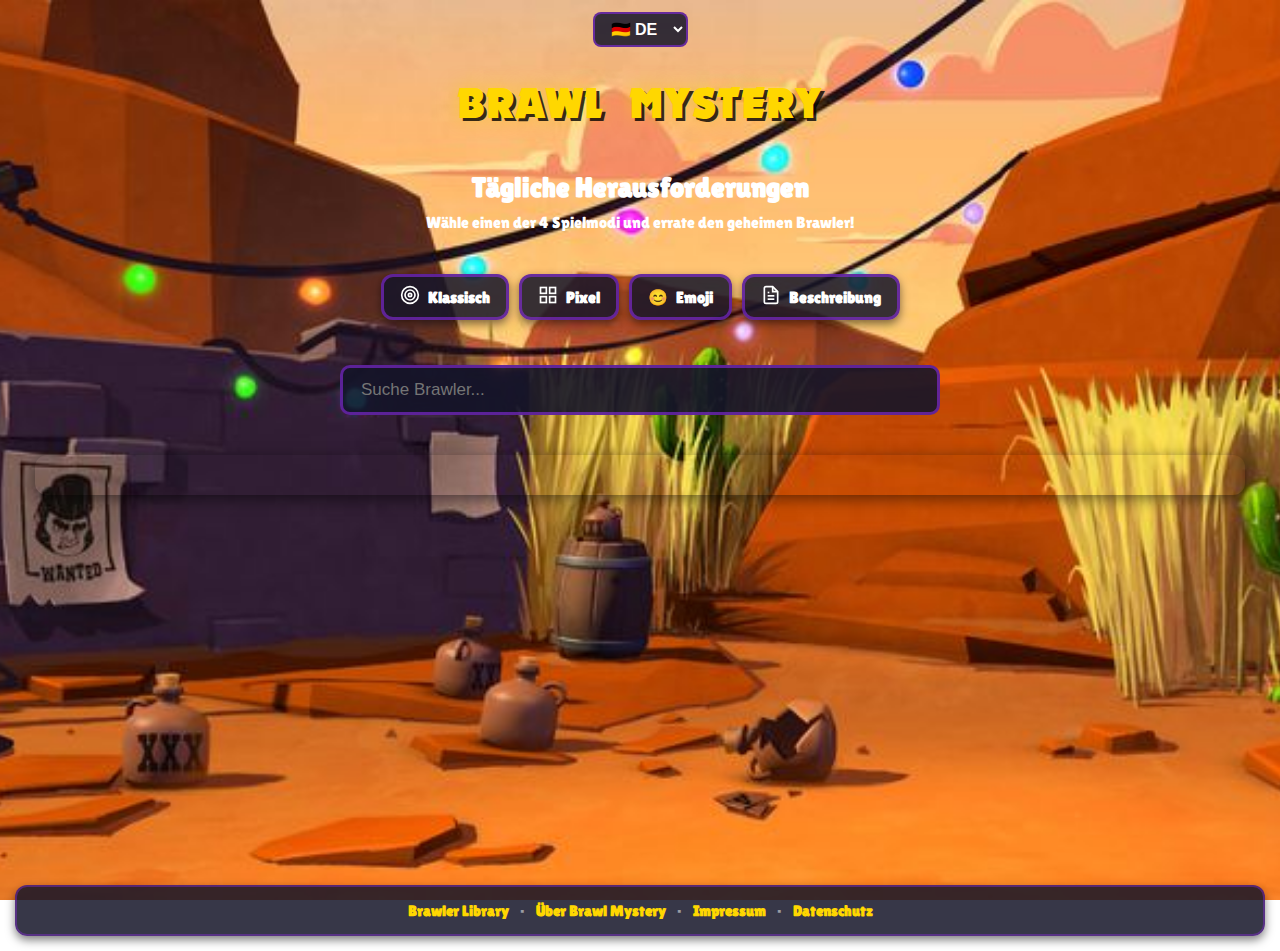
<file: index.html>
<!DOCTYPE html>
<html lang="de">
<head>
    <meta charset="UTF-8">
    <meta name="viewport" content="width=device-width, initial-scale=1.0, maximum-scale=1.0, user-scalable=no">
    <title>Brawl Mystery - Brawl Stars Quiz | 4 Modi | Täglich</title>
    <meta name="description" content="Errate täglich geheime Brawl Stars Brawler! 4 spannende Spielmodi: Klassisch, Pixel, Emoji & Beschreibung. Kostenloses Brawl Stars Quiz für echte Fans.">
    <meta name="keywords" content="Brawl Stars, Brawl Stars Quiz, Brawler erraten, Guess Game, Brawl Mystery, tägliche Herausforderung, Brawl Stars Spiel">
    
    <script async src="https://pagead2.googlesyndication.com/pagead/js/adsbygoogle.js?client=ca-pub-3654554314003005"
     crossorigin="anonymous"></script>

    <!-- Open Graph Meta Tags -->
    <meta property="og:title" content="Brawl Mystery - Tägliches Brawl Stars Guess Game">
    <meta property="og:description" content="Errate täglich geheime Brawler in 4 verschiedenen Modi. Kostenloses Quiz für Brawl Stars Fans!">
    <meta property="og:type" content="website">
    <meta property="og:url" content="https://brawlmystery.pages.dev/">
    <meta property="og:site_name" content="Brawl Mystery">
    <meta property="og:image" content="https://brawlmystery.pages.dev/assets/favicon.svg">
    <meta property="og:image:width" content="1200">
    <meta property="og:image:height" content="630">
    
    <!-- Twitter Card -->
    <meta name="twitter:card" content="summary_large_image">
    <meta name="twitter:title" content="Brawl Mystery - Brawl Stars Guess Game">
    <meta name="twitter:description" content="Errate täglich geheime Brawler in 4 verschiedenen Quiz-Modi!">
    <meta name="twitter:image" content="https://brawlmystery.pages.dev/assets/favicon.svg">
    
    <!-- Canonical URL -->
    <link rel="canonical" href="https://brawlmystery.pages.dev/">
    
    <!-- Favicon -->
    <link rel="icon" type="image/svg+xml" href="/assets/favicon.svg">
    <link rel="apple-touch-icon" href="/assets/favicon.svg">

    <!-- Preload critical CSS -->
    <link rel="preload" href="css/style.css" as="style">
    <link rel="stylesheet" href="css/style.css">
    
    <!-- Preconnect to improve performance -->
    <link rel="dns-prefetch" href="https://brawlmystery.pages.dev">
    
    <!-- Schema.org Structured Data -->
    <script type="application/ld+json">
    {
      "@context": "https://schema.org",
      "@type": "WebApplication",
      "name": "Brawl Mystery",
      "alternateName": "Brawl Stars Guess Game",
      "url": "https://brawlmystery.pages.dev/",
      "description": "Errate täglich geheime Brawl Stars Brawler in 4 verschiedenen Spielmodi.",
      "applicationCategory": "Game",
      "operatingSystem": "Web Browser",
      "offers": {
        "@type": "Offer",
        "price": "0",
        "priceCurrency": "EUR"
      },
      "image": "https://brawlmystery.pages.dev/assets/favicon.svg"
    }
    </script>

</head>
<body>
    <!-- Language Selector -->
    <div class="language-selector">
        <select id="languageSelect">
            <option value="de">🇩🇪 DE</option>
            <option value="en">🇬🇧 EN</option>
            <option value="es">🇪🇸 ES</option>
            <option value="fr">🇫🇷 FR</option>
            <option value="it">🇮🇹 IT</option>
        </select>
    </div>

    <div class="container">
        <!-- Header -->
        <header class="header">
            <h1 class="title">Brawl Mystery</h1>
        </header>

        <!-- Cooldown Modal -->
        <div id="cooldown-modal" class="modal">
            <div class="modal-content">
                <div class="modal-header">
                    <span class="modal-close">&times;</span>
                </div>
                <div class="modal-body">
                    <div class="modal-icon">
                        <svg width="64" height="64" viewBox="0 0 24 24" fill="none" stroke="currentColor" stroke-width="2" stroke-linecap="round" stroke-linejoin="round">
                            <rect x="3" y="11" width="18" height="11" rx="2" ry="2"></rect>
                            <path d="M7 11V7a5 5 0 0 1 10 0v4"></path>
                        </svg>
                    </div>
                    <h2 class="modal-title" id="modal-title">Modus gesperrt</h2>
                    <p class="modal-text" id="modal-text"></p>
                    <div class="modal-actions">
                        <button class="modal-btn watch-ad-btn" id="watch-ad-btn">
                            <svg width="20" height="20" viewBox="0 0 24 24" fill="none" stroke="currentColor" stroke-width="2">
                                <polygon points="5 3 19 12 5 21 5 3"></polygon>
                            </svg>
                            <span data-i18n="modal.watchAd">Werbung anschauen</span>
                        </button>
                        <button class="modal-btn unlock-all-btn" id="unlock-all-btn">
                            <svg width="20" height="20" viewBox="0 0 24 24" fill="none" stroke="currentColor" stroke-width="2">
                                <rect x="3" y="11" width="18" height="11" rx="2" ry="2"></rect>
                                <path d="M7 11V7a5 5 0 0 1 9.9-1"></path>
                            </svg>
                            <span data-i18n="modal.unlockAll">Alles freischalten</span>
                        </button>
                    </div>
                </div>
            </div>
        </div>

        <!-- About Modal -->
        <div id="about-modal" class="modal">
            <div class="modal-content">
                <div class="modal-header">
                    <span class="modal-close" onclick="closeAboutModal()">&times;</span>
                </div>
                <div class="modal-body">
                    <div class="modal-icon">
                        <svg width="64" height="64" viewBox="0 0 24 24" fill="none" stroke="currentColor" stroke-width="2" stroke-linecap="round" stroke-linejoin="round">
                            <circle cx="12" cy="12" r="10"></circle>
                            <line x1="12" y1="16" x2="12" y2="12"></line>
                            <line x1="12" y1="8" x2="12.01" y2="8"></line>
                        </svg>
                    </div>
                    <h2 class="modal-title" data-i18n="about.title">Über Brawl Mystery</h2>
                    <div class="modal-text about-content">
                        <p data-i18n="about.description">
                            Brawl Mystery ist ein tägliches <strong>Brawl Stars Guess Game</strong>, bei dem Spieler geheime <strong>Brawler erraten</strong> müssen. Das <strong>Quiz</strong> bietet mehrere Spielmodi, tägliche Herausforderungen und richtet sich an echte <strong>Brawl Stars Fans</strong>.
                        </p>
                        <h3 data-i18n="about.modesTitle">Unsere Spielmodi:</h3>
                        <ul class="about-list">
                            <!-- Content will be dynamically inserted by JavaScript -->
                        </ul>
                        <p data-i18n="about.daily">
                            Jeden Tag wartet eine neue <strong>Brawl Stars Herausforderung</strong> auf dich. Teste dein Wissen und werde zum ultimativen Brawl Stars Experten!
                        </p>
                    </div>
                </div>
            </div>
        </div>

        <!-- Daily Progress -->
        <section class="game-modes-section">
            <h2 class="section-title" data-i18n="modes.title">Tägliche Herausforderungen</h2>
            <p class="section-description" data-i18n="modes.description">Wähle einen der 4 Spielmodi und errate den geheimen Brawler!</p>
        </section>
        
        <div class="daily-progress">
            <div class="progress-item" data-mode="classic">
                <div class="progress-icon">
                    <svg width="20" height="20" viewBox="0 0 24 24" fill="none" stroke="currentColor" stroke-width="2">
                        <circle cx="12" cy="12" r="10"/>
                        <circle cx="12" cy="12" r="6"/>
                        <circle cx="12" cy="12" r="2"/>
                    </svg>
                </div>
                <span data-i18n="mode.classic">Klassisch</span>
            </div>
            <div class="progress-item" data-mode="pixel">
                <div class="progress-icon">
                    <svg width="20" height="20" viewBox="0 0 24 24" fill="none" stroke="currentColor" stroke-width="2">
                        <rect x="3" y="3" width="7" height="7"/>
                        <rect x="14" y="3" width="7" height="7"/>
                        <rect x="3" y="14" width="7" height="7"/>
                        <rect x="14" y="14" width="7" height="7"/>
                    </svg>
                </div>
                <span data-i18n="mode.pixel">Pixel</span>
            </div>
            <div class="progress-item" data-mode="emoji">
                <div class="progress-icon">😊</div>
                <span data-i18n="mode.emoji">Emoji</span>
            </div>
            <div class="progress-item" data-mode="description">
                <div class="progress-icon">
                    <svg width="20" height="20" viewBox="0 0 24 24" fill="none" stroke="currentColor" stroke-width="2">
                        <path d="M14 2H6a2 2 0 0 0-2 2v16a2 2 0 0 0 2 2h12a2 2 0 0 0 2-2V8z"/>
                        <polyline points="14 2 14 8 20 8"/>
                        <line x1="16" y1="13" x2="8" y2="13"/>
                        <line x1="16" y1="17" x2="8" y2="17"/>
                        <polyline points="10 9 9 9 8 9"/>
                    </svg>
                </div>
                <span data-i18n="mode.description">Beschreibung</span>
            </div>
        </div>

        <!-- Game Content -->
        <div class="game-content">
            <!-- Classic Mode -->
            <div class="game-mode active" id="classic-mode">
                <div class="search-container">
                    <input type="text" id="search" data-i18n-placeholder="searchPlaceholder" placeholder="Suche Brawler...">
                    <div id="results" class="search-results"></div>
                </div>
                <div id="guesses" class="guesses-grid"></div>
                <div id="result" class="result-message"></div>
            </div>

            <!-- Pixel Mode -->
            <div class="game-mode" id="pixel-mode">
                <div class="pixel-container">
                    <canvas id="pixel-canvas" class="pixel-canvas"></canvas>
                </div>
                <div class="search-container">
                    <input type="text" id="pixel-search" data-i18n-placeholder="searchPlaceholder" placeholder="Suche Brawler...">
                    <div id="pixel-results" class="search-results"></div>
                </div>
                <div id="pixel-guesses" class="guesses-list"></div>
                <div id="pixel-result" class="result-message"></div>
            </div>

            <!-- Emoji Mode -->
            <div class="game-mode" id="emoji-mode">
                <div class="emoji-container">
                    <div id="emoji-display" class="emoji-display"></div>
                </div>
                <div class="search-container">
                    <input type="text" id="emoji-search" data-i18n-placeholder="searchPlaceholder" placeholder="Suche Brawler...">
                    <div id="emoji-results" class="search-results"></div>
                </div>
                <div id="emoji-guesses" class="guesses-list"></div>
                <div id="emoji-result" class="result-message"></div>
            </div>

            <!-- Description Mode -->
            <div class="game-mode" id="description-mode">
                <div class="description-container">
                    <div id="description-text" class="description-text"></div>
                </div>
                <div class="search-container">
                    <input type="text" id="description-search" data-i18n-placeholder="searchPlaceholder" placeholder="Suche Brawler...">
                    <div id="description-results" class="search-results"></div>
                </div>
                <div id="description-guesses" class="guesses-list"></div>
                <div id="description-result" class="result-message"></div>
            </div>
        </div>

        <!-- Footer -->
        <footer class="footer">
            <a href="library.html" class="footer-link" data-i18n="library.link">Brawler Library</a>
            <span class="footer-separator">·</span>
            <a href="#" class="footer-link" data-i18n="about.link" onclick="openAboutModal(); return false;">Über Brawl Mystery</a>
            <span class="footer-separator">·</span>
            <a href="impressum.html" class="footer-link" data-i18n="imprint">Impressum</a>
            <span class="footer-separator">·</span>
            <a href="datenschutz.html" class="footer-link" data-i18n="privacy">Datenschutz</a>
        </footer>
    </div>

    <script src="js/translations.js" defer></script>
    <script src="js/brawler-names.js" defer></script>
    <script src="js/brawlers.js" defer></script>
    <script src="js/play-limit.js" defer></script>
    <script src="js/game.js" defer></script>
    <script src="js/main.js" defer></script>
    
    <!-- About Modal Script -->
    <script>
        function openAboutModal() {
            document.getElementById('about-modal').style.display = 'flex';
        }
        
        function closeAboutModal() {
            document.getElementById('about-modal').style.display = 'none';
        }
        
        // Close modal when clicking outside
        window.addEventListener('click', function(event) {
            const modal = document.getElementById('about-modal');
            if (event.target === modal) {
                closeAboutModal();
            }
        });
    </script>
</body>
</html>
</file>
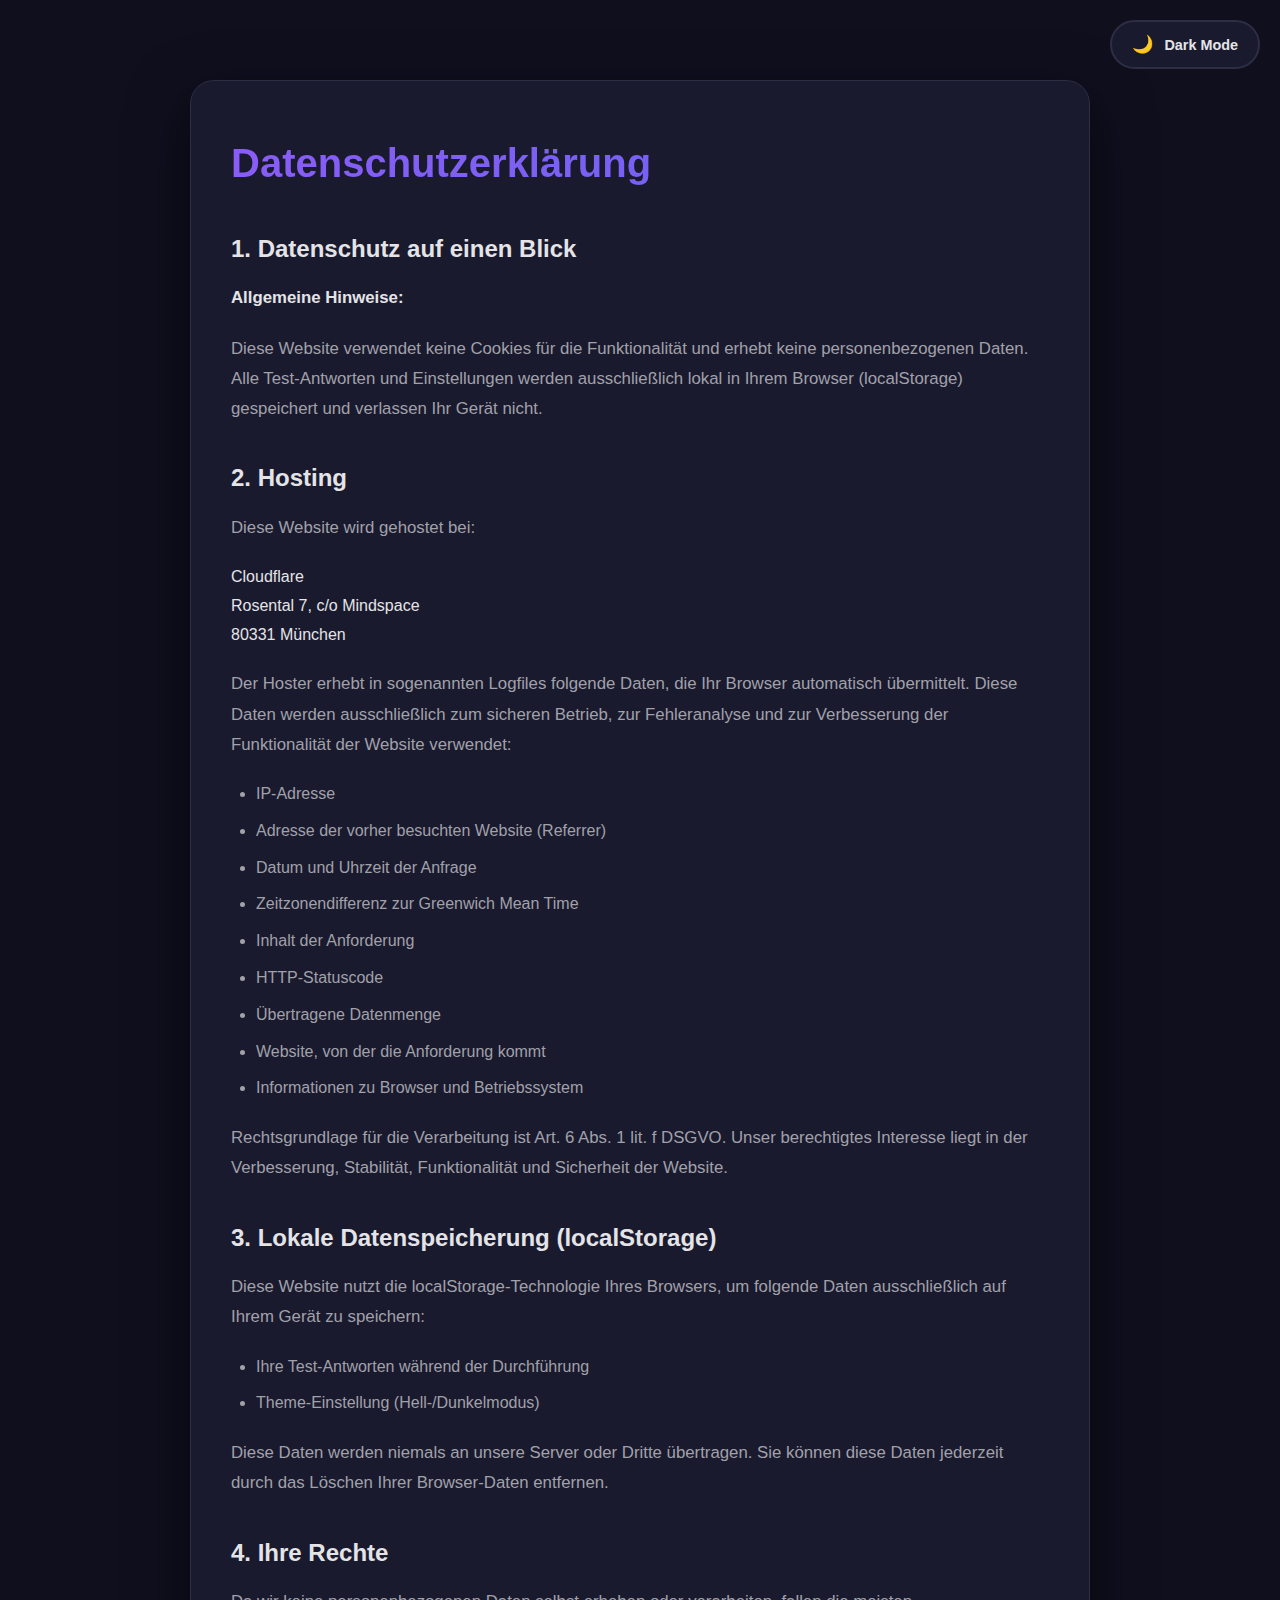
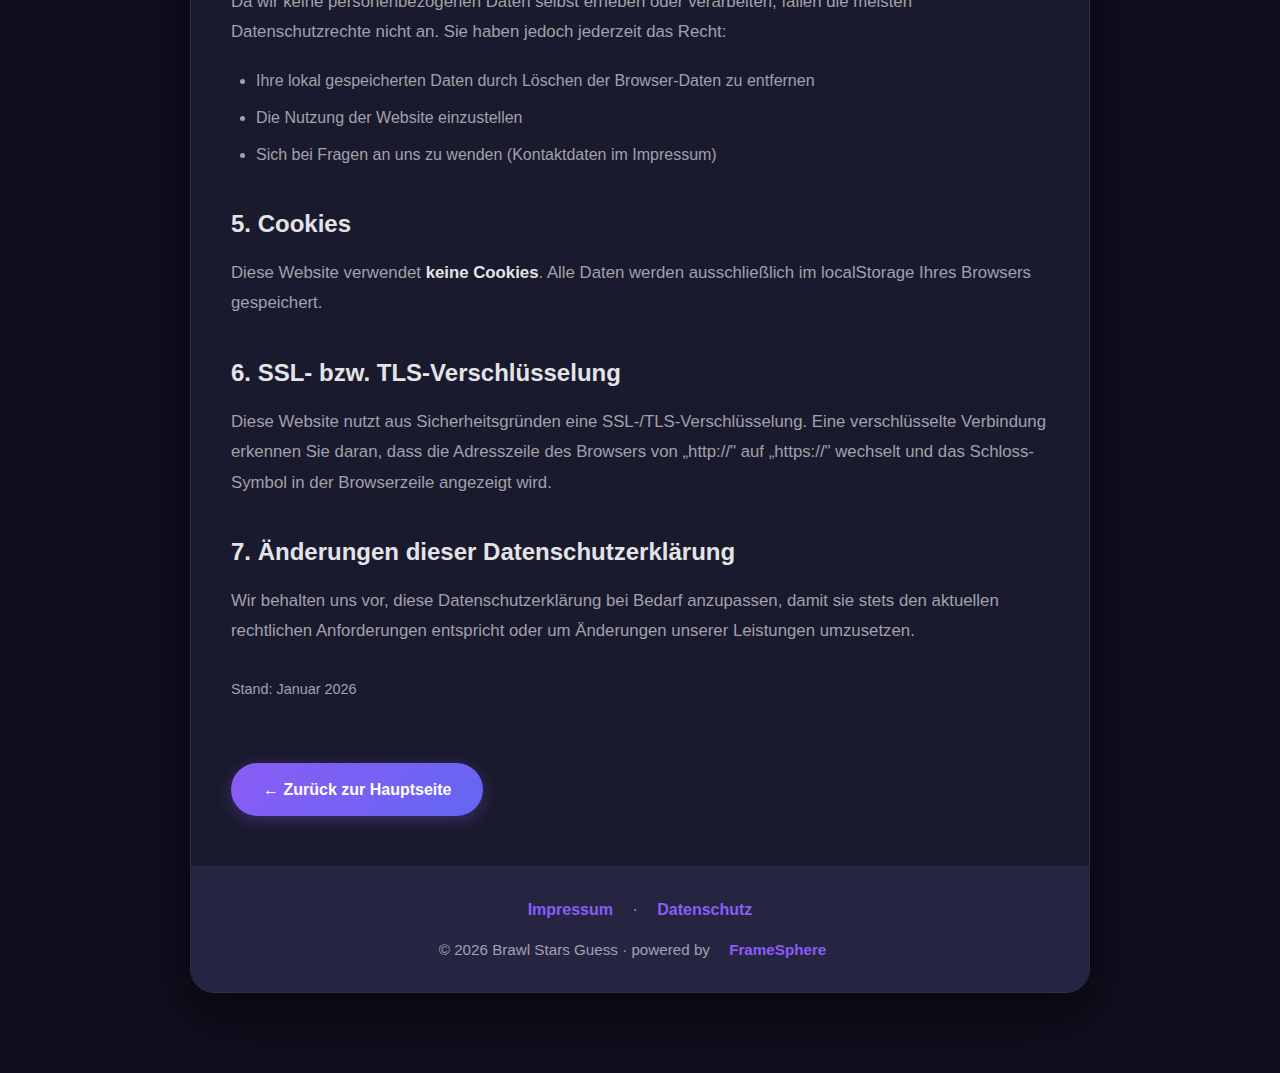
<file: datenschutz.html>
<!DOCTYPE html>
<html lang="de">
<head>
    <meta charset="UTF-8">
    <meta name="viewport" content="width=device-width, initial-scale=1.0">
    <title>Datenschutzerklärung - Brawl Stars Guess</title>
    <meta name="description" content="Datenschutzerklärung und Informationen zur Datenverarbeitung">
    <style>
        :root {
            --bg-primary: #0f0f1e;
            --bg-secondary: #1a1a2e;
            --bg-tertiary: #252542;
            --text-primary: #e4e4e7;
            --text-secondary: #a1a1aa;
            --accent-primary: #8b5cf6;
            --accent-secondary: #6366f1;
            --accent-gradient: linear-gradient(135deg, #8b5cf6 0%, #6366f1 100%);
            --border-color: #2d2d44;
            --shadow: 0 20px 60px rgba(0,0,0,0.5);
        }

        [data-theme="light"] {
            --bg-primary: #ffffff;
            --bg-secondary: #f8fafc;
            --bg-tertiary: #f1f5f9;
            --text-primary: #0f172a;
            --text-secondary: #64748b;
            --border-color: #e2e8f0;
            --shadow: 0 20px 60px rgba(0,0,0,0.1);
        }

        * {
            margin: 0;
            padding: 0;
            box-sizing: border-box;
        }

        body {
            font-family: 'Inter', -apple-system, BlinkMacSystemFont, 'Segoe UI', sans-serif;
            background: var(--bg-primary);
            color: var(--text-primary);
            min-height: 100vh;
            padding: 20px;
            line-height: 1.6;
            transition: background-color 0.3s ease, color 0.3s ease;
        }

        .theme-toggle {
            position: fixed;
            top: 20px;
            right: 20px;
            z-index: 1000;
            background: var(--bg-secondary);
            border: 2px solid var(--border-color);
            border-radius: 50px;
            padding: 12px 20px;
            cursor: pointer;
            display: flex;
            align-items: center;
            gap: 10px;
            transition: all 0.3s ease;
            font-size: 0.9em;
            color: var(--text-primary);
            font-weight: 600;
        }

        .theme-toggle:hover {
            transform: translateY(-2px);
            box-shadow: 0 5px 15px rgba(139, 92, 246, 0.3);
        }

        .theme-icon {
            font-size: 1.2em;
        }

        .container {
            max-width: 900px;
            margin: 60px auto;
            background: var(--bg-secondary);
            border-radius: 24px;
            box-shadow: var(--shadow);
            overflow: hidden;
            border: 1px solid var(--border-color);
        }

        .legal-content {
            padding: 50px 40px;
        }

        h1 {
            color: var(--text-primary);
            font-size: 2.5em;
            margin-bottom: 30px;
            font-weight: 800;
            background: var(--accent-gradient);
            -webkit-background-clip: text;
            -webkit-text-fill-color: transparent;
            background-clip: text;
        }

        h2 {
            color: var(--text-primary);
            font-size: 1.5em;
            margin-top: 35px;
            margin-bottom: 15px;
            font-weight: 700;
        }

        p {
            color: var(--text-secondary);
            margin-bottom: 20px;
            line-height: 1.8;
            font-size: 1.05em;
        }

        strong {
            color: var(--text-primary);
        }

        ul {
            color: var(--text-secondary);
            margin-left: 25px;
            margin-bottom: 20px;
        }

        li {
            margin-bottom: 8px;
            line-height: 1.8;
        }

        address {
            font-style: normal;
            line-height: 1.8;
        }

        a {
            color: var(--accent-primary);
            text-decoration: none;
            transition: all 0.3s ease;
        }

        a:hover {
            color: var(--accent-secondary);
            text-decoration: underline;
        }

        .back-link {
            display: inline-block;
            margin-top: 40px;
            padding: 14px 32px;
            background: var(--accent-gradient);
            color: white;
            border-radius: 50px;
            font-weight: 700;
            text-decoration: none;
            transition: all 0.3s ease;
            box-shadow: 0 4px 15px rgba(139, 92, 246, 0.3);
        }

        .back-link:hover {
            transform: translateY(-3px);
            box-shadow: 0 8px 25px rgba(139, 92, 246, 0.5);
            text-decoration: none;
        }

        footer {
            background: var(--bg-tertiary);
            padding: 30px 40px;
            text-align: center;
            border-top: 1px solid var(--border-color);
            margin-top: 0;
        }

        .footer-links {
            margin-bottom: 15px;
        }

        .footer-link {
            color: var(--accent-primary);
            text-decoration: none;
            margin: 0 15px;
            font-weight: 600;
            transition: all 0.3s ease;
        }

        .footer-link:hover {
            color: var(--accent-secondary);
            text-decoration: underline;
        }

        .footer-separator {
            color: var(--text-secondary);
        }

        .footer-copyright {
            color: var(--text-secondary);
            font-size: 0.95em;
            margin-top: 15px;
        }

        @media (max-width: 768px) {
            .theme-toggle {
                top: 10px;
                right: 10px;
                padding: 10px 16px;
                font-size: 0.85em;
            }

            .container {
                margin-top: 50px;
            }

            .legal-content {
                padding: 35px 25px;
            }

            h1 {
                font-size: 2em;
            }

            h2 {
                font-size: 1.3em;
            }

            footer {
                padding: 25px 20px;
            }
        }
    </style>
</head>
<body>
    <button class="theme-toggle" onclick="toggleTheme()">
        <span class="theme-icon">🌙</span>
        <span class="theme-text">Dark Mode</span>
    </button>

    <div class="container">
        <div class="legal-content">
            <h1>Datenschutzerklärung</h1>
            
            <h2>1. Datenschutz auf einen Blick</h2>
            <p><strong>Allgemeine Hinweise:</strong></p>
            <p>
                Diese Website verwendet keine Cookies für die Funktionalität und erhebt keine personenbezogenen Daten. 
                Alle Test-Antworten und Einstellungen werden ausschließlich lokal in Ihrem Browser (localStorage) gespeichert 
                und verlassen Ihr Gerät nicht.
            </p>

            <h2>2. Hosting</h2>
            <p>
                Diese Website wird gehostet bei:<br>
                <address>
                    Cloudflare<br>
                    Rosental 7, c/o Mindspace<br>
                    80331 München
                </address>
            </p>
            <p>
                Der Hoster erhebt in sogenannten Logfiles folgende Daten, die Ihr Browser automatisch übermittelt. 
                Diese Daten werden ausschließlich zum sicheren Betrieb, zur Fehleranalyse und zur Verbesserung der 
                Funktionalität der Website verwendet:
            </p>
            <ul>
                <li>IP-Adresse</li>
                <li>Adresse der vorher besuchten Website (Referrer)</li>
                <li>Datum und Uhrzeit der Anfrage</li>
                <li>Zeitzonendifferenz zur Greenwich Mean Time</li>
                <li>Inhalt der Anforderung</li>
                <li>HTTP-Statuscode</li>
                <li>Übertragene Datenmenge</li>
                <li>Website, von der die Anforderung kommt</li>
                <li>Informationen zu Browser und Betriebssystem</li>
            </ul>
            <p>
                Rechtsgrundlage für die Verarbeitung ist Art. 6 Abs. 1 lit. f DSGVO. Unser berechtigtes Interesse liegt 
                in der Verbesserung, Stabilität, Funktionalität und Sicherheit der Website.
            </p>

            <h2>3. Lokale Datenspeicherung (localStorage)</h2>
            <p>
                Diese Website nutzt die localStorage-Technologie Ihres Browsers, um folgende Daten ausschließlich 
                auf Ihrem Gerät zu speichern:
            </p>
            <ul>
                <li>Ihre Test-Antworten während der Durchführung</li>
                <li>Theme-Einstellung (Hell-/Dunkelmodus)</li>
            </ul>
            <p>
                Diese Daten werden niemals an unsere Server oder Dritte übertragen. Sie können diese Daten jederzeit 
                durch das Löschen Ihrer Browser-Daten entfernen.
            </p>

            <h2>4. Ihre Rechte</h2>
            <p>
                Da wir keine personenbezogenen Daten selbst erheben oder verarbeiten, fallen die meisten Datenschutzrechte 
                nicht an. Sie haben jedoch jederzeit das Recht:
            </p>
            <ul>
                <li>Ihre lokal gespeicherten Daten durch Löschen der Browser-Daten zu entfernen</li>
                <li>Die Nutzung der Website einzustellen</li>
                <li>Sich bei Fragen an uns zu wenden (Kontaktdaten im Impressum)</li>
            </ul>

            <h2>5. Cookies</h2>
            <p>
                Diese Website verwendet <strong>keine Cookies</strong>. Alle Daten werden ausschließlich im localStorage 
                Ihres Browsers gespeichert.
            </p>

            <h2>6. SSL- bzw. TLS-Verschlüsselung</h2>
            <p>
                Diese Website nutzt aus Sicherheitsgründen eine SSL-/TLS-Verschlüsselung. Eine verschlüsselte Verbindung 
                erkennen Sie daran, dass die Adresszeile des Browsers von „http://" auf „https://" wechselt und das 
                Schloss-Symbol in der Browserzeile angezeigt wird.
            </p>

            <h2>7. Änderungen dieser Datenschutzerklärung</h2>
            <p>
                Wir behalten uns vor, diese Datenschutzerklärung bei Bedarf anzupassen, damit sie stets den aktuellen 
                rechtlichen Anforderungen entspricht oder um Änderungen unserer Leistungen umzusetzen.
            </p>

            <p style="margin-top: 30px; font-size: 0.9rem; color: var(--text-secondary);">
                Stand: Januar 2026
            </p>

            <a href="index.html" class="back-link">← Zurück zur Hauptseite</a>
        </div>

        <footer>
            <div class="footer-links">
                <a href="impressum.html" class="footer-link">Impressum</a>
                <span class="footer-separator">·</span>
                <a href="datenschutz.html" class="footer-link">Datenschutz</a>
            </div>
            <div class="footer-copyright">
                © 2026 Brawl Stars Guess · powered by <a href="https://frame-sphere.vercel.app" class="footer-link">FrameSphere</a>
            </div>
        </footer>
    </div>

    <script>
        // Theme toggle
        function toggleTheme() {
            const html = document.documentElement;
            const currentTheme = html.getAttribute('data-theme');
            const newTheme = currentTheme === 'light' ? 'dark' : 'light';
            const icon = document.querySelector('.theme-icon');
            const text = document.querySelector('.theme-text');
            
            html.setAttribute('data-theme', newTheme);
            localStorage.setItem('theme', newTheme);
            
            if (newTheme === 'light') {
                icon.textContent = '☀️';
                text.textContent = 'Light Mode';
            } else {
                icon.textContent = '🌙';
                text.textContent = 'Dark Mode';
            }
        }

        // Load saved theme
        window.addEventListener('DOMContentLoaded', () => {
            const savedTheme = localStorage.getItem('theme') || 'dark';
            const html = document.documentElement;
            const icon = document.querySelector('.theme-icon');
            const text = document.querySelector('.theme-text');
            
            html.setAttribute('data-theme', savedTheme);
            
            if (savedTheme === 'light') {
                icon.textContent = '☀️';
                text.textContent = 'Light Mode';
            }
        });
    </script>
</body>
</html>
</file>
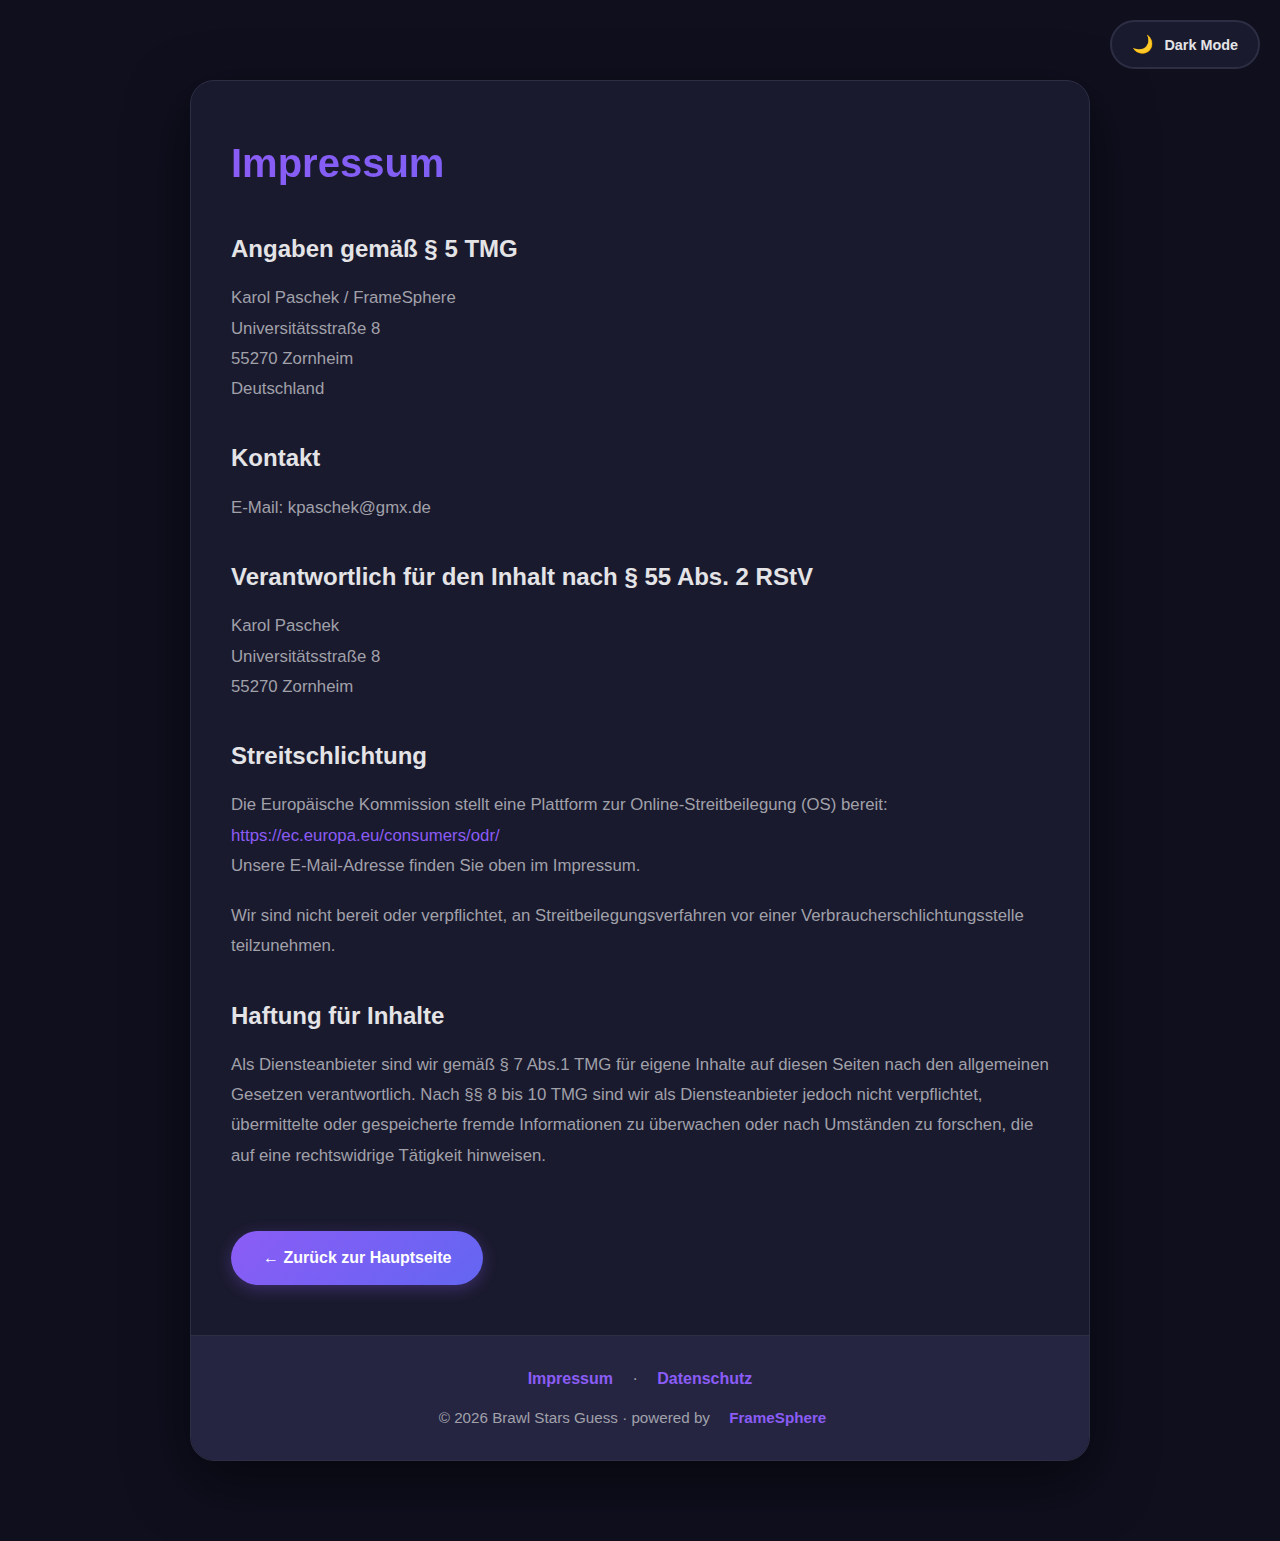
<file: impressum.html>
<!DOCTYPE html>
<html lang="de">
<head>
    <meta charset="UTF-8">
    <meta name="viewport" content="width=device-width, initial-scale=1.0">
    <title>Impressum - Brawl Stars Guess</title>
    <meta name="description" content="Impressum und Kontaktinformationen">

    <!--Google adSense-->
    <script async src="https://pagead2.googlesyndication.com/pagead/js/adsbygoogle.js?client=ca-pub-3654554314003005"
    crossorigin="anonymous"></script>

    <style>
        :root {
            --bg-primary: #0f0f1e;
            --bg-secondary: #1a1a2e;
            --bg-tertiary: #252542;
            --text-primary: #e4e4e7;
            --text-secondary: #a1a1aa;
            --accent-primary: #8b5cf6;
            --accent-secondary: #6366f1;
            --accent-gradient: linear-gradient(135deg, #8b5cf6 0%, #6366f1 100%);
            --border-color: #2d2d44;
            --shadow: 0 20px 60px rgba(0,0,0,0.5);
        }

        [data-theme="light"] {
            --bg-primary: #ffffff;
            --bg-secondary: #f8fafc;
            --bg-tertiary: #f1f5f9;
            --text-primary: #0f172a;
            --text-secondary: #64748b;
            --border-color: #e2e8f0;
            --shadow: 0 20px 60px rgba(0,0,0,0.1);
        }

        * {
            margin: 0;
            padding: 0;
            box-sizing: border-box;
        }

        body {
            font-family: 'Inter', -apple-system, BlinkMacSystemFont, 'Segoe UI', sans-serif;
            background: var(--bg-primary);
            color: var(--text-primary);
            min-height: 100vh;
            padding: 20px;
            line-height: 1.6;
            transition: background-color 0.3s ease, color 0.3s ease;
        }

        .theme-toggle {
            position: fixed;
            top: 20px;
            right: 20px;
            z-index: 1000;
            background: var(--bg-secondary);
            border: 2px solid var(--border-color);
            border-radius: 50px;
            padding: 12px 20px;
            cursor: pointer;
            display: flex;
            align-items: center;
            gap: 10px;
            transition: all 0.3s ease;
            font-size: 0.9em;
            color: var(--text-primary);
            font-weight: 600;
        }

        .theme-toggle:hover {
            transform: translateY(-2px);
            box-shadow: 0 5px 15px rgba(139, 92, 246, 0.3);
        }

        .theme-icon {
            font-size: 1.2em;
        }

        .container {
            max-width: 900px;
            margin: 60px auto;
            background: var(--bg-secondary);
            border-radius: 24px;
            box-shadow: var(--shadow);
            overflow: hidden;
            border: 1px solid var(--border-color);
        }

        .legal-content {
            padding: 50px 40px;
        }

        h1 {
            color: var(--text-primary);
            font-size: 2.5em;
            margin-bottom: 30px;
            font-weight: 800;
            background: var(--accent-gradient);
            -webkit-background-clip: text;
            -webkit-text-fill-color: transparent;
            background-clip: text;
        }

        h2 {
            color: var(--text-primary);
            font-size: 1.5em;
            margin-top: 35px;
            margin-bottom: 15px;
            font-weight: 700;
        }

        p {
            color: var(--text-secondary);
            margin-bottom: 20px;
            line-height: 1.8;
            font-size: 1.05em;
        }

        a {
            color: var(--accent-primary);
            text-decoration: none;
            transition: all 0.3s ease;
        }

        a:hover {
            color: var(--accent-secondary);
            text-decoration: underline;
        }

        .back-link {
            display: inline-block;
            margin-top: 40px;
            padding: 14px 32px;
            background: var(--accent-gradient);
            color: white;
            border-radius: 50px;
            font-weight: 700;
            text-decoration: none;
            transition: all 0.3s ease;
            box-shadow: 0 4px 15px rgba(139, 92, 246, 0.3);
        }

        .back-link:hover {
            transform: translateY(-3px);
            box-shadow: 0 8px 25px rgba(139, 92, 246, 0.5);
            text-decoration: none;
        }

        footer {
            background: var(--bg-tertiary);
            padding: 30px 40px;
            text-align: center;
            border-top: 1px solid var(--border-color);
            margin-top: 0;
        }

        .footer-links {
            margin-bottom: 15px;
        }

        .footer-link {
            color: var(--accent-primary);
            text-decoration: none;
            margin: 0 15px;
            font-weight: 600;
            transition: all 0.3s ease;
        }

        .footer-link:hover {
            color: var(--accent-secondary);
            text-decoration: underline;
        }

        .footer-separator {
            color: var(--text-secondary);
        }

        .footer-copyright {
            color: var(--text-secondary);
            font-size: 0.95em;
            margin-top: 15px;
        }

        @media (max-width: 768px) {
            .theme-toggle {
                top: 10px;
                right: 10px;
                padding: 10px 16px;
                font-size: 0.85em;
            }

            .container {
                margin-top: 50px;
            }

            .legal-content {
                padding: 35px 25px;
            }

            h1 {
                font-size: 2em;
            }

            h2 {
                font-size: 1.3em;
            }

            footer {
                padding: 25px 20px;
            }
        }
    </style>
</head>
<body>
    <button class="theme-toggle" onclick="toggleTheme()">
        <span class="theme-icon">🌙</span>
        <span class="theme-text">Dark Mode</span>
    </button>

    <div class="container">
        <div class="legal-content">
            <h1>Impressum</h1>
            
            <h2>Angaben gemäß § 5 TMG</h2>
            <p>
                Karol Paschek / FrameSphere<br>
                Universitätsstraße 8<br>
                55270 Zornheim<br>
                Deutschland
            </p>

            <h2>Kontakt</h2>
            <p>
                E-Mail: kpaschek@gmx.de<br>
            </p>

            <h2>Verantwortlich für den Inhalt nach § 55 Abs. 2 RStV</h2>
            <p>
                Karol Paschek<br>
                Universitätsstraße 8<br>
                55270 Zornheim
            </p>

            <h2>Streitschlichtung</h2>
            <p>
                Die Europäische Kommission stellt eine Plattform zur Online-Streitbeilegung (OS) bereit: 
                <a href="https://ec.europa.eu/consumers/odr/" target="_blank">https://ec.europa.eu/consumers/odr/</a><br>
                Unsere E-Mail-Adresse finden Sie oben im Impressum.
            </p>
            
            <p>
                Wir sind nicht bereit oder verpflichtet, an Streitbeilegungsverfahren vor einer 
                Verbraucherschlichtungsstelle teilzunehmen.
            </p>

            <h2>Haftung für Inhalte</h2>
            <p>
                Als Diensteanbieter sind wir gemäß § 7 Abs.1 TMG für eigene Inhalte auf diesen Seiten nach den 
                allgemeinen Gesetzen verantwortlich. Nach §§ 8 bis 10 TMG sind wir als Diensteanbieter jedoch nicht 
                verpflichtet, übermittelte oder gespeicherte fremde Informationen zu überwachen oder nach Umständen 
                zu forschen, die auf eine rechtswidrige Tätigkeit hinweisen.
            </p>

            <a href="index.html" class="back-link">← Zurück zur Hauptseite</a>
        </div>

        <footer>
            <div class="footer-links">
                <a href="impressum.html" class="footer-link">Impressum</a>
                <span class="footer-separator">·</span>
                <a href="datenschutz.html" class="footer-link">Datenschutz</a>
            </div>
            <div class="footer-copyright">
                © 2026 Brawl Stars Guess · powered by <a href="https://frame-sphere.vercel.app" class="footer-link">FrameSphere</a>
            </div>
        </footer>
    </div>

    <script>
        // Theme toggle
        function toggleTheme() {
            const html = document.documentElement;
            const currentTheme = html.getAttribute('data-theme');
            const newTheme = currentTheme === 'light' ? 'dark' : 'light';
            const icon = document.querySelector('.theme-icon');
            const text = document.querySelector('.theme-text');
            
            html.setAttribute('data-theme', newTheme);
            localStorage.setItem('theme', newTheme);
            
            if (newTheme === 'light') {
                icon.textContent = '☀️';
                text.textContent = 'Light Mode';
            } else {
                icon.textContent = '🌙';
                text.textContent = 'Dark Mode';
            }
        }

        // Load saved theme
        window.addEventListener('DOMContentLoaded', () => {
            const savedTheme = localStorage.getItem('theme') || 'dark';
            const html = document.documentElement;
            const icon = document.querySelector('.theme-icon');
            const text = document.querySelector('.theme-text');
            
            html.setAttribute('data-theme', savedTheme);
            
            if (savedTheme === 'light') {
                icon.textContent = '☀️';
                text.textContent = 'Light Mode';
            }
        });
    </script>
</body>
</html>
</file>
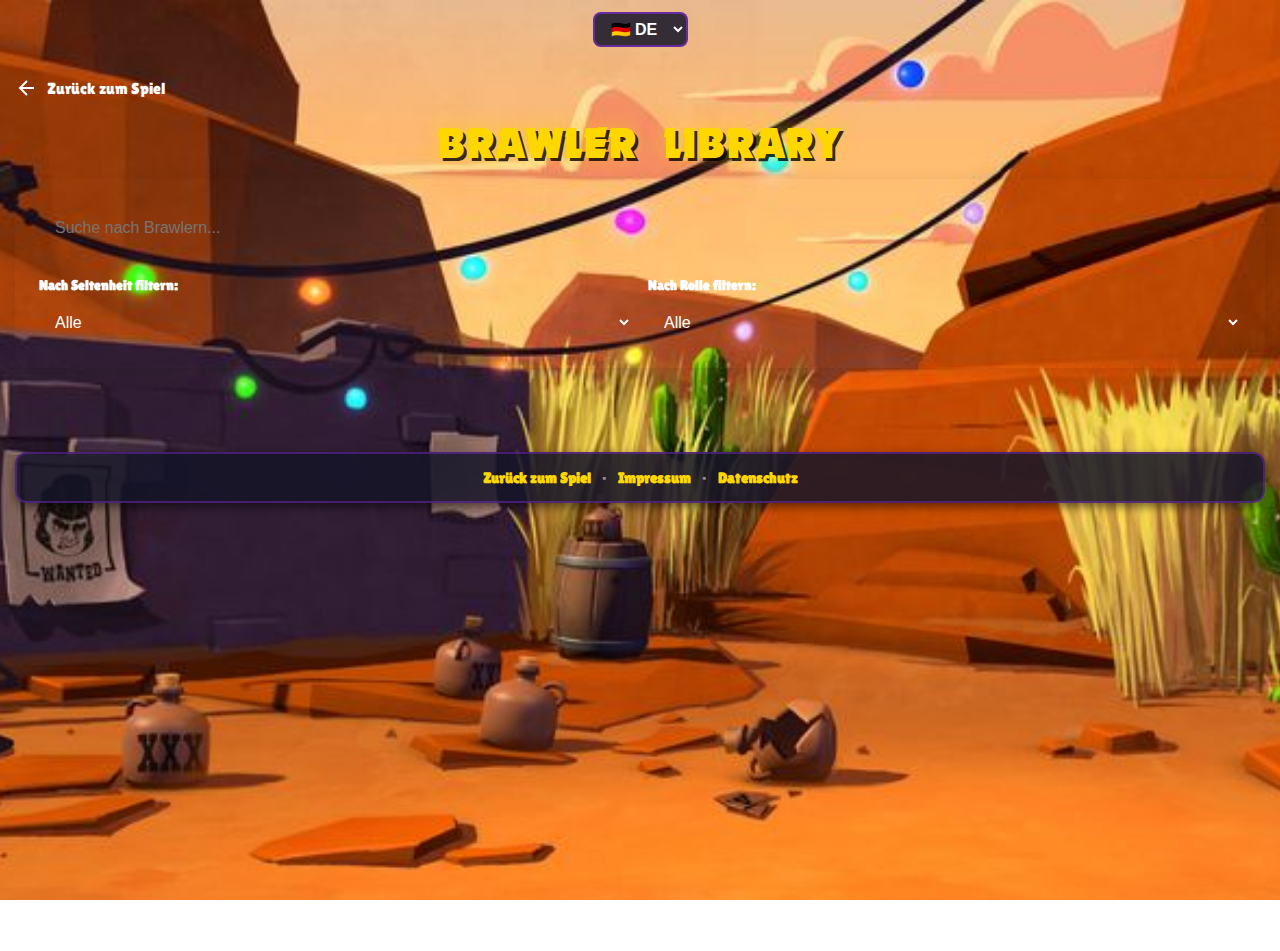
<file: library.html>
<!DOCTYPE html>
<html lang="de">
<head>
    <meta charset="UTF-8">
    <meta name="viewport" content="width=device-width, initial-scale=1.0, maximum-scale=1.0, user-scalable=no">
    <title>Brawler Library - Brawl Mystery</title>
    <meta name="description" content="Durchsuche alle Brawl Stars Brawler mit detaillierten Informationen zu Seltenheit, Rolle, Reichweite und mehr.">
    
    <script async src="https://pagead2.googlesyndication.com/pagead/js/adsbygoogle.js?client=ca-pub-3654554314003005"
     crossorigin="anonymous"></script>

    <!-- Favicon -->
    <link rel="icon" type="image/svg+xml" href="/assets/favicon.svg">
    
    <link rel="stylesheet" href="css/style.css">
    <link rel="stylesheet" href="css/library.css">
</head>
<body>
    <!-- Language Selector -->
    <div class="language-selector">
        <select id="languageSelect">
            <option value="de">🇩🇪 DE</option>
            <option value="en">🇬🇧 EN</option>
            <option value="es">🇪🇸 ES</option>
            <option value="fr">🇫🇷 FR</option>
            <option value="it">🇮🇹 IT</option>
        </select>
    </div>

    <div class="container">
        <!-- Header -->
        <header class="header">
            <div class="header-content">
                <a href="index.html" class="back-link">
                    <svg width="24" height="24" viewBox="0 0 24 24" fill="none" stroke="currentColor" stroke-width="2">
                        <line x1="19" y1="12" x2="5" y2="12"></line>
                        <polyline points="12 19 5 12 12 5"></polyline>
                    </svg>
                    <span data-i18n="library.backToGame">Zurück zum Spiel</span>
                </a>
                <h1 class="title" data-i18n="library.title">Brawler Library</h1>
            </div>
        </header>

        <!-- Search and Filter Section -->
        <section class="library-controls">
            <div class="search-bar">
                <input 
                    type="text" 
                    id="library-search" 
                    data-i18n-placeholder="library.searchPlaceholder"
                    placeholder="Suche nach Brawlern...">
            </div>
            
            <div class="filters">
                <div class="filter-group">
                    <label data-i18n="library.filterByRarity">Nach Seltenheit filtern:</label>
                    <select id="rarity-filter">
                        <option value="all" data-i18n="library.allRarities">Alle</option>
                        <option value="Starting">Starting</option>
                        <option value="Rare">Rare</option>
                        <option value="Super Rare">Super Rare</option>
                        <option value="Epic">Epic</option>
                        <option value="Mythic">Mythic</option>
                        <option value="Legendary">Legendary</option>
                        <option value="ultralegendary">Ultra Legendary</option>
                    </select>
                </div>
                
                <div class="filter-group">
                    <label data-i18n="library.filterByRole">Nach Rolle filtern:</label>
                    <select id="role-filter">
                        <option value="all" data-i18n="library.allRoles">Alle</option>
                        <option value="Damage Dealer">Damage Dealer</option>
                        <option value="Tank">Tank</option>
                        <option value="Assassin">Assassin</option>
                        <option value="Support">Support</option>
                        <option value="Marksman">Marksman</option>
                        <option value="Controller">Controller</option>
                        <option value="Artillery">Artillery</option>
                    </select>
                </div>
            </div>
        </section>

        <!-- Brawler Grid -->
        <div id="brawler-grid" class="brawler-grid">
            <!-- Brawler cards will be inserted here by JavaScript -->
        </div>

        <!-- Footer -->
        <footer class="footer">
            <a href="index.html" class="footer-link" data-i18n="library.backToGame">Zurück zum Spiel</a>
            <span class="footer-separator">·</span>
            <a href="impressum.html" class="footer-link" data-i18n="imprint">Impressum</a>
            <span class="footer-separator">·</span>
            <a href="datenschutz.html" class="footer-link" data-i18n="privacy">Datenschutz</a>
        </footer>
    </div>

    <script src="js/translations.js"></script>
    <script src="js/brawler-names.js"></script>
    <script src="js/brawlers.js"></script>
    <script src="js/library.js"></script>
</body>
</html>
</file>
<file: css/style.css>
/* ============================================
   ROOT & VARIABLES
   ============================================ */
@font-face {
    font-family: 'BrawlStarsHeadline';
    src: url('../fonts/headline-font.ttf') format('truetype');
    font-weight: normal;
    font-style: normal;
    font-display: swap;
}

@font-face {
    font-family: 'BrawlStarsText';
    src: url('../fonts/text-font.ttf') format('truetype');
    font-weight: normal;
    font-style: normal;
    font-display: swap;
}

* {
    margin: 0;
    padding: 0;
    box-sizing: border-box;
}

body {
    font-family: 'BrawlStarsText', 'Segoe UI', -apple-system, BlinkMacSystemFont, 'Roboto', 'Helvetica Neue', Arial, sans-serif;
    background: url('../images/background.jpg') center center fixed;
    background-size: cover;
    color: #ffffff;
    min-height: 100vh;
    overflow-x: hidden;
    font-size: 16px; /* Base font size */
    width: 100%;
    position: relative;
}

/* ============================================
   LANGUAGE SELECTOR
   ============================================ */
.language-selector select {
    background: rgba(20, 20, 40, 0.85);
    border: 2px solid rgba(138, 43, 226, 0.6);
    border-radius: 8px;
    padding: 6px 12px;
    color: #ffffff;
    font-size: 1rem;
    font-weight: 600;
    cursor: pointer;
    outline: none;
}

/* ============================================
   CONTAINER
   ============================================ */
.container {
    max-width: 1400px;
    margin: 0 auto;
    padding: 15px;
    display: flex;
    flex-direction: column;
    min-height: 100vh;
    background: transparent;
}

/* ============================================
   HEADER
   ============================================ */
.header {
    text-align: center;
    padding: 10px 0;
}

.title {
    font-family: 'BrawlStarsHeadline', 'Impact', 'Arial Black', sans-serif;
    font-size: 2.75rem; /* ~44px */
    font-weight: 900;
    color: #ffd700;
    text-shadow: 3px 3px 0px rgba(0, 0, 0, 0.8), 
                 0 0 20px rgba(255, 215, 0, 0.5);
    margin: 0;
    letter-spacing: 2px;
    text-transform: uppercase;
}

/* ============================================
   DAILY PROGRESS
   ============================================ */
.daily-progress {
    display: flex;
    gap: 10px;
    justify-content: center;
    margin: 15px 0;
    flex-wrap: wrap;
}

.progress-item {
    position: relative;
    background: rgba(20, 20, 40, 0.85);
    border: 3px solid rgba(138, 43, 226, 0.6);
    border-radius: 12px;
    padding: 8px 16px;
    display: flex;
    align-items: center;
    gap: 8px;
    cursor: pointer;
    transition: all 0.3s ease;
    font-size: 1rem; /* 16px */
    font-weight: 600;
    box-shadow: 0 4px 10px rgba(0, 0, 0, 0.5);
    font-family: 'BrawlStarsText', sans-serif;
}

.progress-item:hover {
    background: rgba(138, 43, 226, 0.3);
    border-color: #9b59b6;
    transform: translateY(-2px);
    box-shadow: 0 6px 15px rgba(138, 43, 226, 0.4);
}

.progress-item.active {
    background: rgba(138, 43, 226, 0.5);
    border-color: #9b59b6;
    box-shadow: 0 0 20px rgba(138, 43, 226, 0.6);
}

.progress-item.completed {
    border-color: #10b981;
    background: rgba(16, 185, 129, 0.2);
}

/* Remove emoji icons - will use text icons instead */
.progress-item::before {
    font-size: 1.25rem; /* 20px */
}

/* ============================================
   GAME CONTENT
   ============================================ */
.game-content {
    flex: 1;
    display: flex;
    flex-direction: column;
    background: transparent;
    border-radius: 16px;
    padding: 20px;
    margin: 10px 0;
}

.game-mode {
    display: none;
}

.game-mode.active {
    display: block;
}

/* ============================================
   SEARCH CONTAINER
   ============================================ */
.search-container {
    position: relative;
    max-width: 600px;
    margin: 0 auto 20px;
    width: 100%;
}

.search-container input {
    width: 100%;
    padding: 12px 18px;
    background: rgba(20, 20, 40, 0.9);
    border: 3px solid rgba(138, 43, 226, 0.6);
    border-radius: 10px;
    color: #ffffff;
    font-size: 1.0625rem; /* 17px */
    outline: none;
}

.search-container input:focus {
    border-color: #9b59b6;
    box-shadow: 0 0 15px rgba(138, 43, 226, 0.5);
}

.search-results {
    position: absolute;
    top: 100%;
    left: 0;
    right: 0;
    background: rgba(20, 20, 40, 0.98);
    border: 3px solid rgba(138, 43, 226, 0.6);
    border-top: none;
    border-radius: 0 0 10px 10px;
    max-height: 250px;
    overflow-y: auto;
    z-index: 100;
    display: none;
}

.search-results.active {
    display: block;
}

.search-result-item {
    padding: 10px 18px;
    cursor: pointer;
    transition: all 0.2s ease;
    border-bottom: 1px solid rgba(138, 43, 226, 0.3);
    display: flex;
    align-items: center;
    gap: 10px;
}

.search-result-item:last-child {
    border-bottom: none;
}

.search-result-item:hover {
    background: rgba(138, 43, 226, 0.3);
}

/* ============================================
   GUESSES GRID (Classic Mode)
   ============================================ */
.guesses-grid {
    display: flex;
    flex-direction: column;
    gap: 8px;
    max-width: 1200px;
    margin: 0 auto;
    width: 100%;
    overflow-x: hidden;
}

.guess-header,
.guess-row {
    display: grid;
    grid-template-columns: 80px repeat(6, minmax(0, 1fr));
    gap: 6px;
}

.guess-header {
    margin-bottom: 5px;
}

.guess-header-cell {
    background: rgba(138, 43, 226, 0.3);
    border: 2px solid rgba(138, 43, 226, 0.6);
    border-radius: 8px;
    padding: 8px;
    text-align: center;
    font-size: 0.875rem; /* 14px */
    font-weight: 700;
    text-transform: uppercase;
    min-width: 0;
    overflow: hidden;
    text-overflow: ellipsis;
}

.guess-cell {
    background: rgba(20, 20, 40, 0.85);
    border: 2px solid rgba(138, 43, 226, 0.4);
    border-radius: 8px;
    padding: 10px;
    text-align: center;
    font-size: 0.9375rem; /* 15px */
    font-weight: 600;
    position: relative;
    min-height: 60px;
    display: flex;
    flex-direction: column;
    justify-content: center;
    min-width: 0;
    overflow: hidden;
}

.guess-cell.correct {
    background: rgba(16, 185, 129, 0.3);
    border-color: #10b981;
}

.guess-cell.higher::after,
.guess-cell.lower::after {
    content: '';
    position: absolute;
    top: 50%;
    right: 5px;
    transform: translateY(-50%);
    font-size: 1.2em;
    font-weight: bold;
}

.guess-cell.higher::after {
    content: '↑';
    color: #3b82f6;
}

.guess-cell.lower::after {
    content: '↓';
    color: #ef4444;
}

.guess-brawler-image {
    background: rgba(20, 20, 40, 0.85);
    border: 2px solid rgba(138, 43, 226, 0.4);
    border-radius: 8px;
    padding: 5px;
    display: flex;
    align-items: center;
    justify-content: center;
    min-height: 60px;
    min-width: 0;
    overflow: hidden;
}

.guess-brawler-image img {
    width: 100%;
    height: auto;
    max-height: 60px;
    max-width: 100%;
    object-fit: contain;
    border-radius: 4px;
}

/* ============================================
   PIXEL MODE
   ============================================ */
.pixel-container {
    max-width: 400px;
    margin: 0 auto 20px;
    border-radius: 12px;
    overflow: hidden;
    background: rgba(20, 20, 40, 0.85);
    border: 3px solid rgba(138, 43, 226, 0.5);
    box-shadow: 0 8px 20px rgba(0, 0, 0, 0.6);
}

.pixel-canvas {
    width: 100%;
    height: auto;
    display: block;
}

/* ============================================
   EMOJI MODE
   ============================================ */
.emoji-container {
    text-align: center;
    padding: 30px;
    background: rgba(20, 20, 40, 0.85);
    border: 3px solid rgba(138, 43, 226, 0.5);
    border-radius: 12px;
    margin: 0 auto 20px;
    max-width: 500px;
    box-shadow: 0 8px 20px rgba(0, 0, 0, 0.6);
}

.emoji-display {
    font-size: 4.5rem; /* ~72px, größer für bessere Sichtbarkeit */
    display: flex;
    gap: 20px;
    justify-content: center;
    align-items: center;
}

.emoji-item {
    font-size: 1em; /* Relative to emoji-display */
    transition: all 0.3s ease;
}

.emoji-item.hidden-emoji {
    filter: blur(10px);
    opacity: 0.3;
}

/* ============================================
   DESCRIPTION MODE
   ============================================ */
.description-container {
    background: rgba(20, 20, 40, 0.85);
    border: 3px solid rgba(138, 43, 226, 0.5);
    border-radius: 12px;
    padding: 25px;
    margin: 0 auto 20px;
    max-width: 700px;
    box-shadow: 0 8px 20px rgba(0, 0, 0, 0.6);
}

.description-text {
    font-size: 1.1875rem; /* ~19px */
    line-height: 1.6;
    text-align: center;
}

/* ============================================
   GUESSES LIST (Other Modes)
   ============================================ */
.guesses-list {
    display: flex;
    flex-direction: column;
    gap: 8px;
    max-width: 600px;
    margin: 0 auto;
}

.guess-item {
    background: rgba(20, 20, 40, 0.85);
    border: 2px solid rgba(138, 43, 226, 0.4);
    border-radius: 10px;
    padding: 12px 18px;
    display: flex;
    justify-content: space-between;
    align-items: center;
}

.guess-item.correct {
    border-color: #10b981;
    background: rgba(16, 185, 129, 0.2);
}

.guess-item.wrong {
    border-color: #ef4444;
    background: rgba(239, 68, 68, 0.1);
}

/* ============================================
   RESULT MESSAGE
   ============================================ */
.result-message {
    text-align: center;
    font-size: 1.5rem; /* ~24px */
    font-weight: 700;
    padding: 20px;
    border-radius: 12px;
    margin-top: 20px;
    box-shadow: 0 4px 15px rgba(0, 0, 0, 0.5);
    display: flex;
    align-items: center;
    justify-content: center;
}

.result-message.success {
    background: rgba(16, 185, 129, 0.2);
    border: 3px solid #10b981;
    color: #FFFFFF;
    text-shadow: 2px 2px 4px rgba(0, 0, 0, 0.8);
}

.result-message.failure {
    background: rgba(239, 68, 68, 0.2);
    border: 3px solid #ef4444;
    color: #FFFFFF;
    text-shadow: 2px 2px 4px rgba(0, 0, 0, 0.8);
}

/* Play Again Button */
.play-again-btn {
    padding: 12px 24px;
    background: linear-gradient(135deg, #9b59b6 0%, #e74c3c 100%);
    border: none;
    border-radius: 10px;
    color: #fff;
    font-size: 1.0625rem; /* 17px */
    font-weight: 700;
    cursor: pointer;
    transition: all 0.3s ease;
    text-shadow: 1px 1px 2px rgba(0, 0, 0, 0.5);
    display: block;
    margin-left: auto;
    margin-right: auto;
    font-family: 'BrawlStarsText', sans-serif;
}

.play-again-btn:hover {
    transform: translateY(-2px);
    box-shadow: 0 5px 20px rgba(138, 43, 226, 0.6);
    background: linear-gradient(135deg, #a569bd 0%, #ec5f67 100%);
}

.wait-message {
    padding: 12px;
    background: rgba(138, 43, 226, 0.2);
    border: 2px solid rgba(138, 43, 226, 0.5);
    border-radius: 10px;
    font-size: 1rem; /* 16px */
    color: #bb86fc;
    margin-left: 1.5rem;
}

/* ============================================
   FOOTER
   ============================================ */
.footer {
    text-align: center;
    padding: 15px;
    font-size: 0.9375rem; /* 15px */
    background: rgba(20, 20, 40, 0.85);
    border-radius: 12px;
    border: 2px solid rgba(138, 43, 226, 0.4);
    margin-top: 20px;
    box-shadow: 0 4px 10px rgba(0, 0, 0, 0.5);
}

.footer-link {
    color: #ffd700;
    text-decoration: none;
    font-weight: 600;
    transition: all 0.3s ease;
}

.footer-link:hover {
    color: #ffffff;
    text-decoration: underline;
    text-shadow: 0 0 10px rgba(255, 215, 0, 0.5);
}

.footer-separator {
    color: rgba(255, 255, 255, 0.5);
    margin: 0 8px;
}

/* ============================================
   MODAL
   ============================================ */
.modal {
    display: none;
    position: fixed;
    z-index: 10000;
    left: 0;
    top: 0;
    width: 100%;
    height: 100%;
    background-color: rgba(0, 0, 0, 0.8);
    animation: fadeIn 0.3s ease;
}

.modal.show {
    display: flex;
    align-items: center;
    justify-content: center;
}

.modal-content {
    background: linear-gradient(135deg, rgba(20, 20, 40, 0.98) 0%, rgba(30, 20, 50, 0.98) 100%);
    border: 3px solid rgba(138, 43, 226, 0.8);
    border-radius: 20px;
    padding: 0;
    max-width: 500px;
    width: 90%;
    box-shadow: 0 10px 40px rgba(138, 43, 226, 0.4), 0 0 60px rgba(0, 0, 0, 0.8);
    animation: slideIn 0.3s ease;
    position: relative;
}

.modal-header {
    display: flex;
    justify-content: flex-end;
    padding: 15px 20px 0;
}

.modal-close {
    color: #bb86fc;
    font-size: 2rem;
    font-weight: bold;
    cursor: pointer;
    transition: all 0.3s ease;
    line-height: 1;
}

.modal-close:hover {
    color: #ffffff;
    transform: rotate(90deg);
}

.modal-body {
    padding: 20px 40px 40px;
    text-align: center;
}

.modal-icon {
    font-size: 4rem;
    margin-bottom: 20px;
    animation: pulse 2s ease-in-out infinite;
}

.modal-title {
    font-family: 'BrawlStarsHeadline', 'Impact', sans-serif;
    font-size: 1.75rem;
    color: #ffd700;
    margin-bottom: 15px;
    text-shadow: 2px 2px 4px rgba(0, 0, 0, 0.8);
}

.modal-text {
    font-size: 1.125rem;
    color: #bb86fc;
    line-height: 1.6;
    margin-bottom: 20px;
}

.modal-actions {
    display: flex;
    flex-direction: column;
    gap: 12px;
    margin-top: 20px;
}

.modal-btn {
    display: flex;
    align-items: center;
    justify-content: center;
    gap: 10px;
    padding: 14px 24px;
    border: none;
    border-radius: 12px;
    font-size: 1rem;
    font-weight: 700;
    cursor: pointer;
    transition: all 0.3s ease;
    font-family: 'BrawlStarsText', sans-serif;
    box-shadow: 0 4px 10px rgba(0, 0, 0, 0.3);
}

.watch-ad-btn {
    background: linear-gradient(135deg, #10b981 0%, #059669 100%);
    color: white;
}

.watch-ad-btn:hover {
    background: linear-gradient(135deg, #059669 0%, #047857 100%);
    transform: translateY(-2px);
    box-shadow: 0 6px 15px rgba(16, 185, 129, 0.4);
}

.watch-ad-btn svg {
    fill: white;
}

.unlock-all-btn {
    background: linear-gradient(135deg, #9b59b6 0%, #8e44ad 100%);
    color: white;
}

.unlock-all-btn:hover {
    background: linear-gradient(135deg, #8e44ad 0%, #7d3c98 100%);
    transform: translateY(-2px);
    box-shadow: 0 6px 15px rgba(138, 43, 226, 0.4);
}

.modal-icon svg {
    color: #ffd700;
    filter: drop-shadow(0 0 10px rgba(255, 215, 0, 0.5));
}

@keyframes fadeIn {
    from { opacity: 0; }
    to { opacity: 1; }
}

@keyframes slideIn {
    from {
        transform: translateY(-50px);
        opacity: 0;
    }
    to {
        transform: translateY(0);
        opacity: 1;
    }
}

@keyframes pulse {
    0%, 100% { transform: scale(1); }
    50% { transform: scale(1.1); }
}

/* ============================================
   RESPONSIVE
   ============================================ */
@media (max-width: 1200px) {
    .guess-header,
    .guess-row {
        grid-template-columns: 70px repeat(6, minmax(0, 1fr));
        gap: 4px;
        width: 100%;
    }
    
    .guess-header-cell {
        font-size: 0.75rem; /* 12px */
        padding: 6px 4px;
        min-width: 0;
    }
    
    .guess-cell {
        font-size: 0.8125rem; /* 13px */
        padding: 8px 4px;
        min-height: 50px;
        min-width: 0;
    }
}

@media (max-width: 768px) {
    body {
        font-size: 14px;
    }
    
    .container {
        padding: 10px;
        width: 100%;
        max-width: 100%;
    }
    
    .title {
        font-size: 2rem; /* 32px */
    }
    
    .daily-progress {
        gap: 6px;
    }
    
    .progress-item {
        padding: 6px 12px;
        font-size: 0.875rem; /* 14px */
    }
    
    .game-content {
        padding: 15px 10px;
    }
    
    .guesses-grid {
        width: 100%;
        max-width: 100%;
        overflow-x: hidden;
    }
    
    .guess-header,
    .guess-row {
        grid-template-columns: 60px repeat(6, minmax(0, 1fr));
        gap: 3px;
        width: 100%;
    }
    
    .guess-header-cell {
        font-size: 0.6875rem; /* 11px */
        padding: 5px 2px;
        min-width: 0;
        overflow: hidden;
        text-overflow: ellipsis;
        white-space: nowrap;
    }
    
    .guess-cell {
        font-size: 0.75rem; /* 12px */
        padding: 6px 2px;
        min-height: 45px;
        word-break: break-word;
        min-width: 0;
    }
    
    .guess-brawler-image {
        min-height: 45px;
    }
    
    .guess-brawler-image img {
        max-height: 45px;
    }
    
    .emoji-display {
        font-size: 3.5rem; /* 56px */
    }
}

@media (max-width: 480px) {
    .container {
        padding: 8px;
    }
    
    .title {
        font-size: 1.625rem; /* 26px */
    }
    
    .game-content {
        padding: 10px 5px;
    }
    
    .guess-header,
    .guess-row {
        grid-template-columns: 50px repeat(6, minmax(0, 1fr));
        gap: 2px;
        width: 100%;
    }
    
    .guess-header-cell {
        font-size: 0.625rem; /* 10px */
        padding: 4px 1px;
        min-width: 0;
    }
    
    .guess-cell {
        font-size: 0.6875rem; /* 11px */
        padding: 5px 1px;
        min-height: 40px;
        min-width: 0;
    }
    
    .guess-brawler-image {
        min-height: 40px;
        padding: 3px;
    }
    
    .guess-brawler-image img {
        max-height: 40px;
    }
}

/* ========================================
   SEO & Game Modes Section
   ======================================== */
.game-modes-section {
    text-align: center;
    margin: 2rem auto 1.5rem;
    max-width: 800px;
    padding: 0 1rem;
}

.section-title {
    font-size: 1.75rem;
    font-weight: 700;
    color: var(--text-primary);
    margin: 0 0 0.5rem;
    font-family: var(--font-headline);
}

.section-description {
    font-size: 1rem;
    color: var(--text-secondary);
    margin: 0;
    line-height: 1.5;
}

/* About Modal Content */
.about-content {
    text-align: left;
    line-height: 1.6;
}

.about-content h3 {
    font-size: 1.125rem;
    font-weight: 600;
    color: var(--text-primary);
    margin: 1.5rem 0 0.75rem;
}

.about-content p {
    margin: 0.75rem 0;
    color: var(--text-secondary);
}

.about-content strong {
    color: var(--accent);
    font-weight: 600;
}

.about-list {
    list-style: none;
    padding: 0;
    margin: 1rem 0;
}

.about-list li {
    padding: 0.5rem 0;
    color: var(--text-secondary);
    border-bottom: 1px solid rgba(255, 255, 255, 0.1);
}

.about-list li:last-child {
    border-bottom: none;
}

.about-list strong {
    color: var(--accent);
    font-weight: 600;
}

/* ===== Language Navigation – Dynamic Island ===== */
.language-selector {
    display: flex;
    justify-content: center;
    padding: 12px 16px 4px;
    position: relative;
    z-index: 10;
}

/* The pill itself wraps only its content */
.language-selector-inner {
    display: inline-flex;
    align-items: center;
    gap: 4px;
    position: relative; /* anchor for .lang-slider */
    background: rgba(10, 10, 20, 0.72);
    border: 1px solid rgba(255, 255, 255, 0.10);
    border-radius: 999px;
    padding: 5px 10px;
    backdrop-filter: blur(18px) saturate(160%);
    -webkit-backdrop-filter: blur(18px) saturate(160%);
    box-shadow:
        0 4px 24px rgba(0, 0, 0, 0.45),
        inset 0 1px 0 rgba(255, 255, 255, 0.06);
    transition: box-shadow 0.3s ease;
}

/* Sliding pill indicator */
.lang-slider {
    position: absolute;
    top: 4px;
    bottom: 4px;
    left: 0;
    width: 0;
    background: rgba(255, 215, 0, 0.14);
    border: 1px solid rgba(255, 215, 0, 0.40);
    border-radius: 999px;
    pointer-events: none;
    z-index: 0;
    /* transition is set dynamically via JS */
    will-change: left, width;
}

.language-selector-inner:hover {
    box-shadow:
        0 6px 30px rgba(0, 0, 0, 0.55),
        0 0 0 1px rgba(255, 215, 0, 0.12),
        inset 0 1px 0 rgba(255, 255, 255, 0.08);
}

/* If no .language-selector-inner exists (guide pages use nav directly),
   fall back to a flex-wrap pill on the nav itself */
.language-selector:not(:has(.language-selector-inner)) {
    display: flex;
    justify-content: center;
    gap: 4px;
    flex-wrap: wrap;
    padding: 12px 16px 4px;
}

.lang-link {
    color: rgba(255, 255, 255, 0.55);
    text-decoration: none;
    padding: 4px 10px;
    border-radius: 999px;
    font-size: 0.78rem;
    font-weight: 600;
    border: 1px solid transparent;
    transition: color 0.2s;
    white-space: nowrap;
    position: relative;
    z-index: 1; /* above .lang-slider */
}

.lang-link:hover,
.lang-link.active {
    color: var(--accent);
}

/* Mobile: even more compact */
@media (max-width: 480px) {
    .language-selector {
        padding: 8px 10px 2px;
    }
    .language-selector-inner {
        padding: 4px 8px;
        gap: 2px;
    }
    .lang-link {
        padding: 3px 7px;
        font-size: 0.72rem;
    }
}

/* ===== SEO Section ===== */
.seo-section {
    margin: 24px 0 16px;
    border: 2px solid rgba(138, 43, 226, 0.4);
    border-radius: 12px;
    overflow: hidden;
    background: rgba(20, 20, 40, 0.85);
    box-shadow: 0 4px 10px rgba(0, 0, 0, 0.5);
}

.seo-toggle {
    width: 100%;
    display: flex;
    align-items: center;
    justify-content: space-between;
    padding: 14px 18px;
    background: transparent;
    border: none;
    cursor: pointer;
    color: rgba(255, 255, 255, 0.75);
    font-size: 0.9rem;
    font-weight: 600;
    text-align: left;
    gap: 8px;
    transition: color 0.2s;
}

.seo-toggle:hover { color: #ffd700; }

.seo-chevron {
    flex-shrink: 0;
    transition: transform 0.25s ease;
    stroke: currentColor;
}

.seo-content {
    border-top: 1px solid rgba(255,255,255,0.1);
}

.seo-inner {
    padding: 20px 20px 24px;
    color: var(--text-secondary);
    line-height: 1.7;
    font-size: 0.9rem;
    background: rgba(0, 0, 0, 0.35);
    border-radius: 0 0 12px 12px;
    backdrop-filter: blur(6px);
    -webkit-backdrop-filter: blur(6px);
}

.seo-inner h2 {
    color: var(--accent);
    font-size: 1.15rem;
    margin: 0 0 12px;
}

.seo-inner h3 {
    color: var(--text-primary);
    font-size: 1rem;
    margin: 18px 0 8px;
}

.seo-inner p { margin: 0 0 10px; }

.seo-inner a { color: var(--accent); text-decoration: none; }

.seo-link-btn {
    display: inline-block;
    background: rgba(255,215,0,0.1);
    border: 1px solid var(--accent);
    color: var(--accent) !important;
    padding: 8px 16px;
    border-radius: 8px;
    font-weight: 600;
    font-size: 0.85rem;
    transition: background 0.2s;
}

.seo-link-btn:hover { background: rgba(255,215,0,0.2); }

/* ===== FAQ Items (Index Pages) ===== */
.faq-item {
    border: 1px solid rgba(255, 255, 255, 0.08);
    border-radius: 10px;
    margin-bottom: 10px;
    overflow: hidden;
    cursor: pointer;
}

.faq-q {
    padding: 13px 16px;
    color: var(--text-primary);
    font-weight: 600;
    font-size: 0.88rem;
    display: flex;
    justify-content: space-between;
    align-items: center;
    user-select: none;
    gap: 10px;
}

.faq-q:hover { color: var(--accent); }

.faq-q .faq-arrow {
    flex-shrink: 0;
    transition: transform 0.25s ease;
    color: rgba(255,255,255,0.3);
    font-style: normal;
}

.faq-item.open .faq-arrow { transform: rotate(180deg); }

.faq-a {
    padding: 0 16px 13px;
    color: var(--text-secondary);
    font-size: 0.88rem;
    line-height: 1.7;
    display: none;
}

.faq-item.open .faq-a { display: block; }

/* ===== Ad Container ===== */
.ad-container {
    margin: 16px auto;
    max-width: 100%;
}

@media (max-width: 768px) {
    .section-title {
        font-size: 1.5rem;
    }
    
    .section-description {
        font-size: 0.9375rem;
    }
    
    .about-content h3 {
        font-size: 1rem;
    }
}

/* ===== Quick Nav Section (SEO Internal Links) ===== */
.quick-nav-section {
    margin: 24px auto 8px;
    padding: 14px 16px 16px;
    max-width: 860px;
    background: rgba(20, 20, 40, 0.85);
    border: 2px solid rgba(138, 43, 226, 0.4);
    border-radius: 12px;
    box-shadow: 0 4px 10px rgba(0, 0, 0, 0.5);
}

.quick-nav-title {
    color: rgba(255, 255, 255, 0.5);
    font-size: 0.75rem;
    font-weight: 700;
    text-transform: uppercase;
    letter-spacing: 0.1em;
    margin-bottom: 12px;
    display: flex;
    align-items: center;
    gap: 7px;
}

.quick-nav-grid {
    display: grid;
    grid-template-columns: repeat(4, 1fr);
    gap: 7px;
}

@media (min-width: 600px) {
    .quick-nav-grid { grid-template-columns: repeat(4, 1fr); }
}

@media (max-width: 400px) {
    .quick-nav-grid { grid-template-columns: repeat(3, 1fr); }
}

.quick-nav-card {
    display: flex;
    flex-direction: column;
    align-items: center;
    gap: 6px;
    background: rgba(138, 43, 226, 0.1);
    border: 1px solid rgba(138, 43, 226, 0.35);
    border-radius: 10px;
    padding: 10px 8px;
    text-decoration: none;
    transition: border-color 0.2s, background 0.2s, transform 0.15s;
    cursor: pointer;
}

.quick-nav-card:hover {
    background: rgba(255, 215, 0, 0.08);
    border-color: rgba(255, 215, 0, 0.4);
    text-decoration: none;
    transform: translateY(-2px);
}

.quick-nav-icon {
    width: 20px;
    height: 20px;
    display: flex;
    align-items: center;
    justify-content: center;
    color: rgba(255, 215, 0, 0.65);
    flex-shrink: 0;
}

.quick-nav-icon svg {
    width: 18px;
    height: 18px;
    stroke: currentColor;
    fill: none;
    stroke-width: 2;
    stroke-linecap: round;
    stroke-linejoin: round;
}

.quick-nav-card:hover .quick-nav-icon {
    color: #ffd700;
}

.quick-nav-label {
    color: rgba(255, 255, 255, 0.65);
    font-size: 0.7rem;
    text-align: center;
    line-height: 1.3;
}

.quick-nav-card:hover .quick-nav-label {
    color: #ffd700;
}

@media (max-width: 480px) {
    .quick-nav-section {
        padding: 12px;
    }
    .quick-nav-grid {
        grid-template-columns: repeat(auto-fill, minmax(85px, 1fr));
        gap: 6px;
    }
    .quick-nav-label {
        font-size: 0.62rem;
    }
}
</file>
<file: css/library.css>
/* Library Page Specific Styles */

.header-content {
    display: flex;
    flex-direction: column;
    gap: 1rem;
    width: 100%;
}

.back-link {
    display: flex;
    align-items: center;
    gap: 0.5rem;
    color: var(--text);
    text-decoration: none;
    font-weight: 500;
    transition: color 0.3s ease;
}

.back-link:hover {
    color: var(--primary);
}

.library-controls {
    background: var(--card-bg);
    padding: 1.5rem;
    border-radius: 1rem;
    margin-bottom: 2rem;
    box-shadow: 0 4px 20px rgba(0, 0, 0, 0.1);
}

.search-bar {
    margin-bottom: 1.5rem;
}

.search-bar input {
    width: 100%;
    padding: 1rem;
    background: var(--bg);
    border: 2px solid var(--card-bg);
    border-radius: 0.5rem;
    color: var(--text);
    font-size: 1rem;
    transition: all 0.3s ease;
}

.search-bar input:focus {
    outline: none;
    border-color: var(--primary);
    box-shadow: 0 0 0 3px rgba(46, 213, 115, 0.1);
}

.filters {
    display: grid;
    grid-template-columns: repeat(auto-fit, minmax(250px, 1fr));
    gap: 1rem;
}

.filter-group {
    display: flex;
    flex-direction: column;
    gap: 0.5rem;
}

.filter-group label {
    font-size: 0.875rem;
    font-weight: 600;
    color: var(--text-secondary);
}

.filter-group select {
    padding: 0.75rem;
    background: var(--bg);
    border: 2px solid var(--card-bg);
    border-radius: 0.5rem;
    color: var(--text);
    font-size: 1rem;
    cursor: pointer;
    transition: all 0.3s ease;
}

.filter-group select:focus {
    outline: none;
    border-color: var(--primary);
}

/* Brawler Grid */
.brawler-grid {
    display: grid;
    grid-template-columns: repeat(auto-fill, minmax(300px, 1fr));
    gap: 1.5rem;
    margin-bottom: 2rem;
}

/* Brawler Card */
.brawler-card {
    background: var(--card-bg);
    border-radius: 1rem;
    overflow: hidden;
    transition: transform 0.3s ease, box-shadow 0.3s ease;
    cursor: pointer;
    animation: fadeIn 0.5s ease;
}

.brawler-card:hover {
    transform: translateY(-5px);
    box-shadow: 0 8px 30px rgba(0, 0, 0, 0.15);
}

.brawler-card-image {
    width: 100%;
    height: 200px;
    overflow: hidden;
    position: relative;
    background: linear-gradient(135deg, var(--primary) 0%, var(--secondary) 100%);
}

.brawler-card-image img {
    width: 100%;
    height: 100%;
    object-fit: cover;
}

.brawler-card-content {
    padding: 1.5rem;
}

.brawler-card-header {
    display: flex;
    justify-content: space-between;
    align-items: start;
    margin-bottom: 1rem;
}

.brawler-name {
    font-size: 1.5rem;
    font-weight: bold;
    color: var(--text);
    margin: 0;
}

.brawler-rarity {
    padding: 0.25rem 0.75rem;
    border-radius: 1rem;
    font-size: 0.75rem;
    font-weight: 600;
    text-transform: uppercase;
}

.rarity-starting {
    background: linear-gradient(135deg, #95afc0, #778ca3);
    color: white;
}

.rarity-rare {
    background: linear-gradient(135deg, #4cd137, #44bd32);
    color: white;
}

.rarity-super-rare {
    background: linear-gradient(135deg, #00a8ff, #0097e6);
    color: white;
}

.rarity-epic {
    background: linear-gradient(135deg, #9c88ff, #8c7ae6);
    color: white;
}

.rarity-mythic {
    background: linear-gradient(135deg, #e056fd, #c44569);
    color: white;
}

.rarity-legendary {
    background: linear-gradient(135deg, #ffd32a, #f79f1f);
    color: white;
}

.rarity-ultralegendary {
    background: linear-gradient(135deg, #ff6b81, #ff4757);
    color: white;
}

.brawler-stats {
    display: grid;
    gap: 0.75rem;
}

.stat-row {
    display: flex;
    justify-content: space-between;
    align-items: center;
    padding: 0.5rem 0;
    border-bottom: 1px solid rgba(255, 255, 255, 0.1);
}

.stat-row:last-child {
    border-bottom: none;
}

.stat-label {
    font-size: 0.875rem;
    color: var(--text-secondary);
    font-weight: 500;
}

.stat-value {
    font-size: 0.875rem;
    color: var(--text);
    font-weight: 600;
}

.brawler-description {
    margin-top: 1rem;
    padding-top: 1rem;
    border-top: 1px solid rgba(255, 255, 255, 0.1);
    color: var(--text-secondary);
    font-size: 0.875rem;
    line-height: 1.5;
}

/* Empty State */
.empty-state {
    text-align: center;
    padding: 3rem;
    color: var(--text-secondary);
}

.empty-state-icon {
    font-size: 4rem;
    margin-bottom: 1rem;
    opacity: 0.5;
}

.empty-state-text {
    font-size: 1.25rem;
}

/* Animations */
@keyframes fadeIn {
    from {
        opacity: 0;
        transform: translateY(20px);
    }
    to {
        opacity: 1;
        transform: translateY(0);
    }
}

/* Responsive Design */
@media (max-width: 768px) {
    .brawler-grid {
        grid-template-columns: 1fr;
    }
    
    .filters {
        grid-template-columns: 1fr;
    }
    
    .header-content {
        gap: 0.5rem;
    }
    
    .back-link {
        font-size: 0.875rem;
    }
}
</file>
